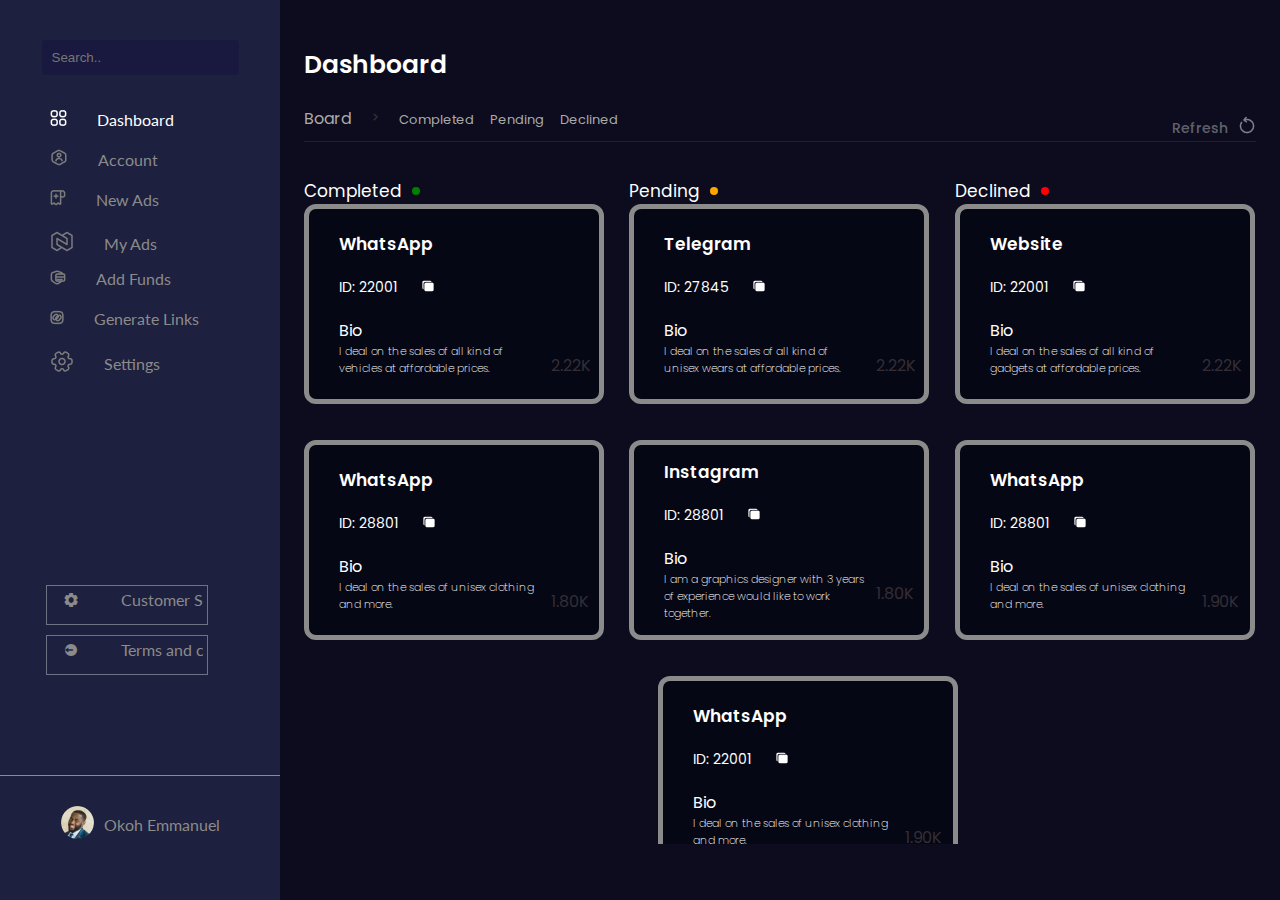
<file: dashboard.html>
<!DOCTYPE html>
<html lang="en">

<head>
	<meta charset="UTF-8">
	<meta name="viewport" content="width=device-width, initial-scale=1.0">

	<!-- Boxicons -->
	<link href='https://unpkg.com/boxicons@2.0.9/css/boxicons.min.css' rel='stylesheet'>
	<!-- My CSS -->
	<link rel="stylesheet" href="dashboard.css">

	<title>Admin Dashboard</title>
</head>

<body>


	<!-- SIDEBAR -->
	<section id="sidebar">
		<form class="brand" action="">
			<input type="search" class="text" placeholder="Search..">
		</form>
		<ul class="side-menu top">
			<li class="active">
				<a href="#">
					<!-- <i class='bx bxs-dashboard'></i> -->
					<div class="icon"><img src="./Asset/img/category.png" alt=""></div>
					<span class="text">Dashboard</span>
				</a>
			</li>
			<li>
				<a href="#">
					<!-- <i class='bx bxs-shopping-bag-alt'></i> -->
					<div>
						<img src="./Asset/img/user-octagon.png" alt="">
					</div>
					<span class="text">Account</span>
				</a>
			</li>
			<li>
				<a href="#">
					<!-- <i class='bx bxs-doughnut-chart'></i> -->
					<div>
						<img src="./Asset/img/receipt-add.png" alt="">
					</div>
					<span class="text">New Ads</span>
				</a>
			</li>
			<li>
				<a href="#">
					<!-- <i class='bx bxs-message-dots'></i> -->
					<div>
						<img src="./Asset/img/adds.png" alt="">
					</div>
					<span class="text">My Ads</span>
				</a>
			</li>
			<li>
				<a href="#">
					<!-- <i class='bx bxs-group'></i> -->
					<div>
						<img src="./Asset/img/security-card.png" alt="">
					</div>
					<span class="text">Add Funds</span>
				</a>
			</li>
			<li>
				<a href="#">
					<!-- <i class='bx bxs-group'></i> -->
					<div>
						<img src="./Asset/img/link-square.png" alt="">
					</div>
					<span class="text">Generate Links</span>
				</a>
			</li>
			<li>
				<a href="#">
					<div>
						<img src="./Asset/img/setting-2.png" alt="">
					</div>
					<!-- <i class='bx bxs-group'></i> -->
					<span class="text">Settings</span>
				</a>
			</li>
		</ul>
		<ul class="side-menu down">
			<li>
				<a href="#">
					<i class='bx bxs-cog'></i>
					<span class="text">Customer Service</span>
				</a>
			</li>
			<li>
				<a href="#" class="logout">
					<i class='bx bxs-log-out-circle'></i>
					<span class="text">Terms and condition</span>
				</a>
			</li>
		</ul>

		<div class="stroke2"></div>



		<div class="user">
			<div class="user_img">
				<img src="./Asset/img/Ellipse 131.png" alt="">
			</div>
			<div class="user_name">
				<p class="text">Okoh Emmanuel</p>
			</div>
		</div>
	</section>
	<!-- SIDEBAR -->



	<!-- CONTENT -->
	<section id="content">

		<!-- MAIN -->
		<main>
			<div class="head-title">
				<div class="left">
					<h1>Dashboard</h1>
					<ul class="breadcrumb">
						<li>
							<a href="#">Board</a>
						</li>
						<li><i class='bx bx-chevron-right'></i></li>
						<li>
							<a class="active" href="#">Completed</a>
						</li>
						<li>
							<a class="active" href="#">Pending</a>
						</li>
						<li>
							<a class="active" href="#">Declined</a>
						</li>
					</ul>
				</div>
				<a href="#" class="btn-download">
					<!-- <i class='bx bxs-cloud-download'></i> -->
					<span class="text" style="color: rgba(255, 255, 255, 0.363); font-size: 14px;">Refresh</span>
					<div>
						<img src="./Asset/img/refresh.png" alt="">
					</div>
				</a>
			</div>
			<div class="stroke"></div>

			<ul class="box-info">
				<div class="each-box">
					<div>
						<h2>Completed</h2>
						<div class="dot" style="background-color: green;"></div>
					</div>
					<li>
						<span class="text">
							<div class="platform">
								<h3>WhatsApp</h3>
							</div>
							<div class="id">
								<h2>ID: 22001 <img src="./Asset/img/ion_copy.png" alt=""></h2>
							</div>
							<div class="bio">
								<h2>Bio</h2>
							</div>
							<div class="info">
								<h6>I deal on the sales of all kind of vehicles at affordable prices.</h6>
								<p>2.22K</p>
							</div>
						</span>
					</li>
				</div>
				<div class="each-box">
					<div>
						<h2>Pending</h2>
						<div class="dot" style="background-color: orange;"></div>
					</div>
					<li>
						<span class="text">
							<div class="platform">
								<h3>Telegram</h3>
							</div>
							<div class="id">
								<h2>ID: 27845 <img src="./Asset/img/ion_copy.png" alt=""></h2>
							</div>
							<div class="bio">
								<h2>Bio</h2>
							</div>
							<div class="info">
								<h6>I deal on the sales of all kind of unisex wears at affordable prices.</h6>
								<p>2.22K</p>
							</div>
						</span>
					</li>
				</div>
				<div class="each-box">
					<div>
						<h2>Declined</h2>
						<div class="dot" style="background-color: red;"></div>
					</div>
					<li>
						<span class="text">
							<div class="platform">
								<h3>Website</h3>
							</div>
							<div class="id">
								<h2>ID: 22001 <img src="./Asset/img/ion_copy.png" alt=""></h2>
							</div>
							<div class="bio">
								<h2>Bio</h2>
							</div>
							<div class="info">
								<h6>I deal on the sales of all kind of gadgets at affordable prices.</h6>
								<p>2.22K</p>
							</div>
						</span>
					</li>
				</div>
			</ul>

			<ul class="box-info">
				<li>
					<span class="text">
						<div class="platform">
								<h3>WhatsApp</h3>
							</div>
							<div class="id">
								<h2>ID: 28801 <img src="./Asset/img/ion_copy.png" alt=""></h2>
							</div>
							<div class="bio">
								<h2>Bio</h2>
							</div>
							<div class="info">
								<h6>I deal on the sales of unisex clothing and more.</h6>
								<p>1.80K</p>
							</div>
					</span>
				</li>
				<li>
					<span class="text">
						<div class="platform">
								<h3>Instagram</h3>
							</div>
							<div class="id">
								<h2>ID: 28801 <img src="./Asset/img/ion_copy.png" alt=""></h2>
							</div>
							<div class="bio">
								<h2>Bio</h2>
							</div>
							<div class="info">
								<h6>I am a graphics designer with 3 years of experience would like to work together.</h6>
								<p>1.80K</p>
							</div>
					</span>
				</li>
				<li>
					<span class="text">
						<div class="platform">
							<h3>WhatsApp</h3>
						</div>
						<div class="id">
							<h2>ID: 28801 <img src="./Asset/img/ion_copy.png" alt=""></h2>
						</div>
						<div class="bio">
							<h2>Bio</h2>
						</div>
						<div class="info">
							<h6>I deal on the sales of unisex clothing and more.</h6>
							<p>1.90K</p>
						</div>
					</span>
				</li>
			</ul>
			<ul class="box-info2">
				<li>
					<span class="text2">
						<div class="platform">
							<h3>WhatsApp</h3>
						</div>
						<div class="id">
							<h2>ID: 22001 <img src="./Asset/img/ion_copy.png" alt=""></h2>
						</div>
						<div class="bio">
							<h2>Bio</h2>
						</div>
						<div class="info">
							<h6>I deal on the sales of unisex clothing and more.</h6>
							<p>1.90K</p>
						</div>
					</span>
				</li>
			</ul>

			<div class="advertise">
				<h3>Find Your Business Audience <br> On Adist</h3>
			</div>




			<script src="script.js"></script>
</body>

</html>
</file>
<file: dashboard.css>
@import url('https://fonts.googleapis.com/css2?family=Lato:wght@400;700&family=Poppins:wght@400;500;600;700&display=swap');

* {
	margin: 0;
	padding: 0;
	box-sizing: border-box;
}

a {
	text-decoration: none;
}

li {
	list-style: none;
}

:root {
	--poppins: 'Poppins', sans-serif;
	--lato: 'Lato', sans-serif;

	--light: #F9F9F9;
	--blue: #3C91E6;
	--light-blue: #CFE8FF;
	--grey: #eee;
	--dark-grey: #AAAAAA;
	--dark: #342E37;
	--red: #DB504A;
	--yellow: #FFCE26;
	--light-yellow: #FFF2C6;
	--orange: #FD7238;
	--light-orange: #FFE0D3;
}

html {
	overflow-x: hidden;
}

body.dark {
	--light: #0C0C1E;
	--grey: #060714;
	--dark: #FBFBFB;
}

body {
	background: #0C0C1E;
	/* background: #1D203E; */
	overflow-x: hidden;
}

.stroke{
	height: 1px;
	/* background-color: #ffffff79; */
	background: rgba(255, 255, 255, 0.08);
}

.stroke2{
	height: 1px;
	background-color: #ffffff79;
	margin-top: 100px;
}

.down{
	margin-top: 200px !important;
}
.down li{
	border: 1px solid #ffffff5d;
	margin-top: 10px;
}
.advertise{
	width: 700px;
	height: 150px;
	background-image: url(./Asset/img/Frame\ 91\ \(1\).png);
	margin: 0 auto;
	background-size: cover;
	text-align: center;
	border-radius:12px;
	margin-top: 90px;
}
.advertise h3{
	font-size: 27px;
	padding-top: 40px;
	color: #fff;
}
.user{
	display: flex;
	align-items: center;
	justify-content: center;
	margin-top: 30px;
	margin-bottom: 50px;
}
/* .user_img{
	background-color: #fff;
	width: 50px;
	height: 50px;
	border-radius: 50%;
	border: 3px solid #fff;
} */
.user_name p{
	font-size: 16px;
    color: #8b8b8b;
    white-space: nowrap;
	margin-left: 10px;
}
.each-box > div{
	display: flex;
	align-items: center;
	gap: 10px;
}
.box-info h2{
	color: #fff;
	font-weight: 400;
	font-size: 20px;
}
.box-info2 h2{
	color: #fff;
	font-weight: 400;
	font-size: 20px;
}
.each-box h2{
	color: #fff;
	font-weight: 400;
	font-size: 17px;
}
.dot{
	width: 8px;
	height: 8px;
	border-radius: 50%;
	background-color: #fff;
}
.platform h3{
	font-size: 17px !important;
	color: #fff !important;
}
.id {
	display: flex;
	margin: 20px 0;
	color: #fff;
}
.id h2{
	font-size: 14px;
}
.id img{
	margin-left: 20px;
}
.info{
	display: flex;
	justify-content: space-between;
}
.bio{
	color: #fff;
}
.bio h2{
	font-size: 16px;
}
.info h6{
	font-size: 11px;
	color: #fff;
	width: 200px;
	font-weight: 200;
}
.info p{
	margin-top: 10px;
	margin-left: 12px;
	color: #fff;
}
/* SIDEBAR */
#sidebar {
	position: fixed;
	top: 0;
	left: 0;
	width: 280px;
	height: 100%;
	/* background: #060714; */
	background: #1D203E;
	z-index: 2000;
	font-family: var(--lato);
	transition: .3s ease;
	overflow-x: hidden;
	scrollbar-width: none;
}
#sidebar::-webkit-scrollbar {
	display: none;
	width: 0;
	height: 0;
}
#sidebar.hide {
	width: 60px;
}
#sidebar .brand {
	font-size: 24px;
	font-weight: 700;
	display: flex;
	align-items: center;
	justify-content: center;
	color: var(--light-blue);
	color: white;
	position: sticky;
	top: 0;
	left: 0;
	z-index: 500;
	box-sizing: content-box;
	margin-top: 40px;
}
#sidebar .brand .bx {
	min-width: 60px;
	display: flex;
	justify-content: center;
}
#sidebar .side-menu {
	width: 60%;
	margin-top: 30px;
	margin-left: 40px;
}
#sidebar .side-menu li {
	height: 40px;
	background: transparent;
	margin-left: 6px;
	/* border-radius: 48px 0 0 48px; */
	padding: 4px;
}
#sidebar .side-menu li.active {
	/* background: var(--grey); */
	position: relative;
}

#sidebar .side-menu li a {
	/* width: 100%; */
	/* height: 100%; */
	/* background: #0C0C1E; */
	display: flex;
	align-items: center;
	/* border-radius: 48px; */
	font-size: 16px;
	color: #8b8b8b;
	white-space: nowrap;
	overflow-x: hidden;
}
#sidebar .side-menu.top li.active a {
	color: #fff;
}
#sidebar.hide .side-menu li a {
	width: calc(48px - (4px * 2));
	transition: width .3s ease;
}
#sidebar .side-menu li a.logout {
	color: #8b8b8b;
}
#sidebar .side-menu.top li a:hover {
	color: #fff;
}
#sidebar .side-menu li a .bx {
	min-width: calc(60px  - ((4px + 6px) * 2));
	display: flex;
	justify-content: center;
}
/* SIDEBAR */





/* CONTENT */
#content {
	position: relative;
	width: calc(100% - 280px);
	left: 280px;
	transition: .3s ease;
}
#sidebar.hide ~ #content {
	width: calc(100% - 60px);
	left: 60px;
}




/* NAVBAR */
#content nav {
	height: 56px;
	background: var(--light);
	padding: 0 24px;
	display: flex;
	align-items: center;
	grid-gap: 24px;
	font-family: var(--lato);
	position: sticky;
	top: 0;
	left: 0;
	z-index: 1000;
}
#content nav::before {
	content: '';
	position: absolute;
	width: 40px;
	height: 40px;
	bottom: -40px;
	left: 0;
	border-radius: 50%;
	box-shadow: -20px -20px 0 var(--light);
}
#content nav a {
	color: var(--dark);
}
#content nav .bx.bx-menu {
	cursor: pointer;
	color: var(--dark);
}
#content nav .nav-link {
	font-size: 16px;
	transition: .3s ease;
}
#content nav .nav-link:hover {
	color: var(--blue);
}
#content nav form {
	max-width: 400px;
	width: 100%;
	margin-right: auto;
}
#content nav form .form-input {
	display: flex;
	align-items: center;
	height: 36px;
}
#content nav form .form-input input {
	flex-grow: 1;
	padding: 0 16px;
	height: 100%;
	border: none;
	background: var(--grey);
	border-radius: 36px 0 0 36px;
	outline: none;
	width: 100%;
	color: var(--dark);
}
#content nav form .form-input button {
	width: 36px;
	height: 100%;
	display: flex;
	justify-content: center;
	align-items: center;
	background: var(--blue);
	color: var(--light);
	font-size: 18px;
	border: none;
	outline: none;
	border-radius: 0 36px 36px 0;
	cursor: pointer;
}
#content nav .notification {
	font-size: 20px;
	position: relative;
}
#content nav .notification .num {
	position: absolute;
	top: -6px;
	right: -6px;
	width: 20px;
	height: 20px;
	border-radius: 50%;
	border: 2px solid var(--light);
	background: var(--red);
	color: var(--light);
	font-weight: 700;
	font-size: 12px;
	display: flex;
	justify-content: center;
	align-items: center;
}
#content nav .profile img {
	width: 36px;
	height: 36px;
	object-fit: cover;
	border-radius: 50%;
}
#content nav .switch-mode {
	display: block;
	min-width: 50px;
	height: 25px;
	border-radius: 25px;
	background: var(--grey);
	cursor: pointer;
	position: relative;
}
#content nav .switch-mode::before {
	content: '';
	position: absolute;
	top: 2px;
	left: 2px;
	bottom: 2px;
	width: calc(25px - 4px);
	background: var(--blue);
	border-radius: 50%;
	transition: all .3s ease;
}
#content nav #switch-mode:checked + .switch-mode::before {
	left: calc(100% - (25px - 4px) - 2px);
}
/* NAVBAR */





/* MAIN */
#content main {
	width: 100%;
	padding: 36px 24px;
	font-family: var(--poppins);
	max-height: calc(100vh - 56px);
	overflow-y: auto;
}
#content main .head-title {
	display: flex;
	align-items: center;
	justify-content: space-between;
	grid-gap: 16px;
	flex-wrap: wrap;
}
#content main .head-title .left h1 {
	font-size: 25px;
	font-weight: 600;
	margin-bottom: 22px;
	color: #fff;
}
#content main .head-title .left .breadcrumb {
	display: flex;
	align-items: center;
	grid-gap: 16px;
}
#content main .head-title .left .breadcrumb li {
	color: var(--dark);
}
#content main .head-title .left .breadcrumb li a {
	color: var(--dark-grey);
	pointer-events: none;
	font-size: 16px;
}
#content main .head-title .left .breadcrumb li a.active {
	color: var(--dark-grey);
	pointer-events: unset;
	font-size: 13px;
	
}
#content main .head-title .btn-download {
	/* height: 36px; */
	padding: 0 0px;
	border-radius: 36px;
	/* background: var(--blue); */
	color: var(--light);
	display: flex;
	justify-content: center;
	align-items: center;
	grid-gap: 10px;
	font-weight: 500;
	margin-top: 80px;
}




#content main .box-info {
	display: grid;
	grid-template-columns: repeat(auto-fit, minmax(240px, 1fr));
	grid-gap: 24px;
	margin-top: 36px;
}
#content main .box-info2 {
	display: grid;
	grid-template-columns: repeat(auto-fit, minmax(240px, 1fr));
	grid-gap: 24px;
	margin-top: 36px;
}
#content main .box-info li {
	height: 200px;
	background: #060714;
	display: flex;
	align-items: center;
	grid-gap: 24px;
	border-radius: 12px;
	width: 300px;
	border: 5px solid #8b8b8b;
}
#content main .box-info2 li {
	height: 200px;
	background: #060714;
	display: flex;
	align-items: center;
	width: 300px;
	margin: 0 354px;
	border-radius: 12px;
	border: 5px solid #8b8b8b;
}
#content main .box-info li:nth-child(1) .bx {
	background: var(--light-blue);
	color: var(--blue);
}
#content main .box-info li:nth-child(2) .bx {
	background: var(--light-yellow);
	color: var(--yellow);
}
#content main .box-info li:nth-child(3) .bx {
	background: var(--light-orange);
	color: var(--orange);
}
li .text{
	margin-left: 30px;
}
li .text2{
	margin-left: 30px;
}
#content main .box-info li .text h3 {
	font-size: 24px;
	font-weight: 600;
	color: var(--dark);
}
#content main .box-info2 li .text2 h3 {
	font-size: 24px;
	font-weight: 600;
	color: var(--dark);
}
#content main .box-info li .text p {
	color: var(--dark);	
}
#content main .box-info2 li .text2 p {
	color: var(--dark);	
}
form .text{
	background-color: #19193f;
	padding: 10px;
	border: none;
	border-radius: 4px;
	color: #fff;
}











@media screen and (max-width: 768px) {
	#sidebar {
		width: 200px;
	}

	#content {
		width: calc(100% - 60px);
		left: 200px;
	}

	#content nav .nav-link {
		display: none;
	}
}






@media screen and (max-width: 576px) {
	#content nav form .form-input input {
		display: none;
	}

	#content nav form .form-input button {
		width: auto;
		height: auto;
		background: transparent;
		border-radius: none;
		color: var(--dark);
	}

	#content nav form.show .form-input input {
		display: block;
		width: 100%;
	}
	#content nav form.show .form-input button {
		width: 36px;
		height: 100%;
		border-radius: 0 36px 36px 0;
		color: var(--light);
		background: var(--red);
	}

	#content nav form.show ~ .notification,
	#content nav form.show ~ .profile {
		display: none;
	}

	#content main .box-info {
		grid-template-columns: 1fr;
	}

	#content main .table-data .head {
		min-width: 420px;
	}
	#content main .table-data .order table {
		min-width: 420px;
	}
	#content main .table-data .todo .todo-list {
		min-width: 420px;
	}
}
</file>
